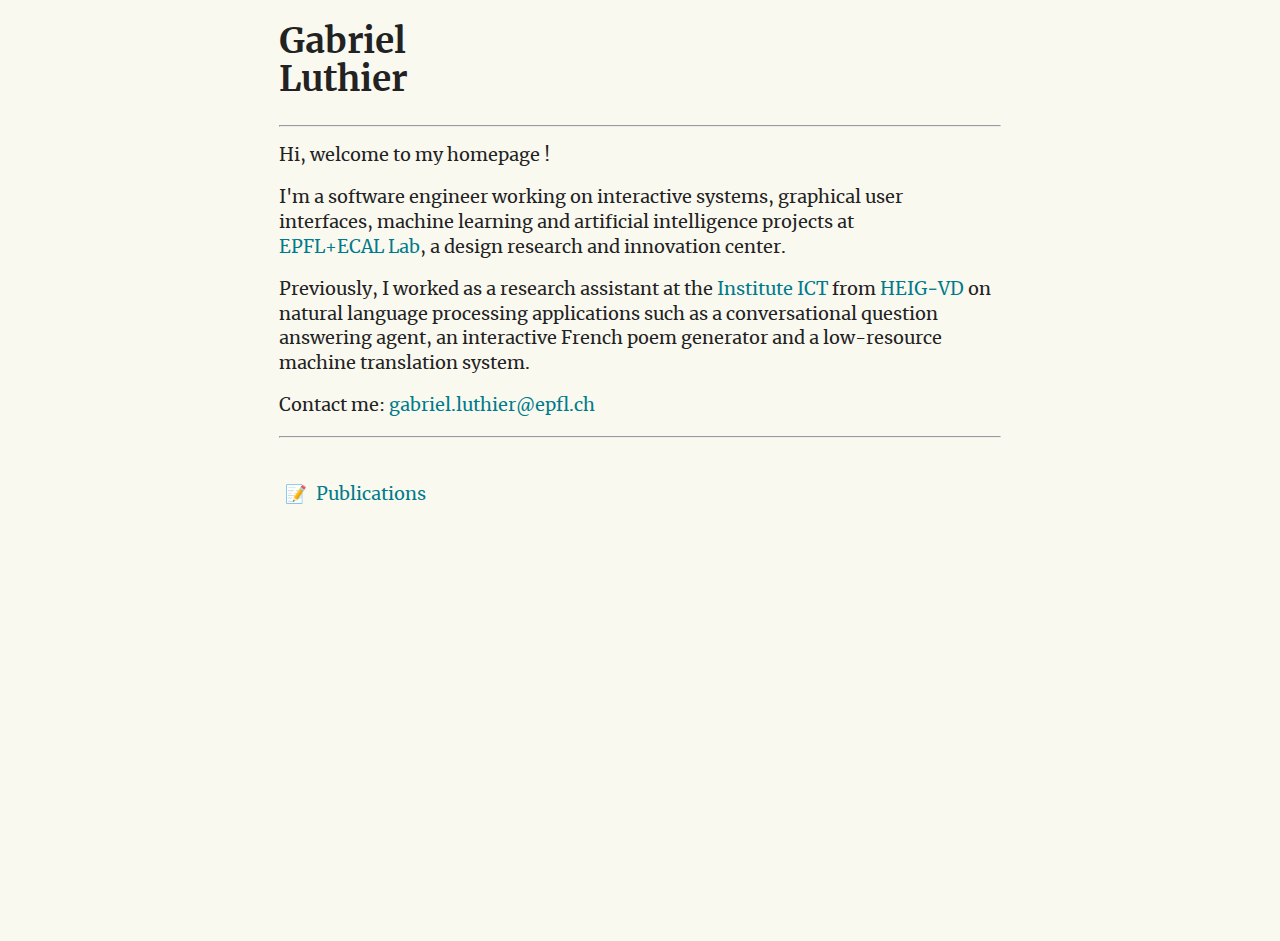
<file: index.html>
<!DOCTYPE html>
<html lang="en">

<head>
    <meta charset="UTF-8">
    <meta name="author" content="Gabriel Luthier">
    <meta name="description" content="Author's personal homepage">
    <meta name="viewport" content="width=device-width, initial-scale=1.0">

    <title>Gabriel Luthier - Homepage</title>
    <link rel="stylesheet" type="text/css" href="style.css" media="screen" />
</head>

<body>
    <div id="container">
        <header id="information">
            <h1>Gabriel<br>Luthier</h1>
            <hr>
            <p>
                Hi, welcome to my homepage&nbsp;!
            </p>
            <p>
                I'm a software engineer working on interactive systems, graphical user interfaces, machine learning and artificial intelligence projects at <a href="https://epfl-ecal-lab.ch/"><abbr title="École polytechnique fédérale de Lausanne">EPFL</abbr>+<abbr title="École cantonale d'art de Lausanne">ECAL</abbr>&nbsp;Lab</a>, a design research and innovation center.
            </p>
            <p>
                Previously, I worked as a research assistant at the <a href="http://iict.heig-vd.ch/"><abrr title="Institute for Information and Communication Technologies">Institute&nbsp;ICT</abrr></a> from <a href="https://heig-vd.ch/"><abrr title="Haute École d'Ingénierie et de Gestion du Canton de Vaud">HEIG&#8209;VD</abrr></a> on natural language processing applications such as a conversational question answering agent, an interactive French poem generator and a low-resource machine translation system.
            </p>
            <p>
                Contact me: <a href="mailto:gabriel.luthier@epfl.ch">gabriel.luthier@epfl.ch</a>
            </p>
            <hr>
        </header>

        <main>
            <nav>
                <table>
                    <tr>
                        <th>&#128221;</th>
                        <td><a href="./publications.html" title="My publications">Publications</a></td>
                    </tr>
                </table>
            </nav>

        </main>
    </div>
</body>

</html>
</file>
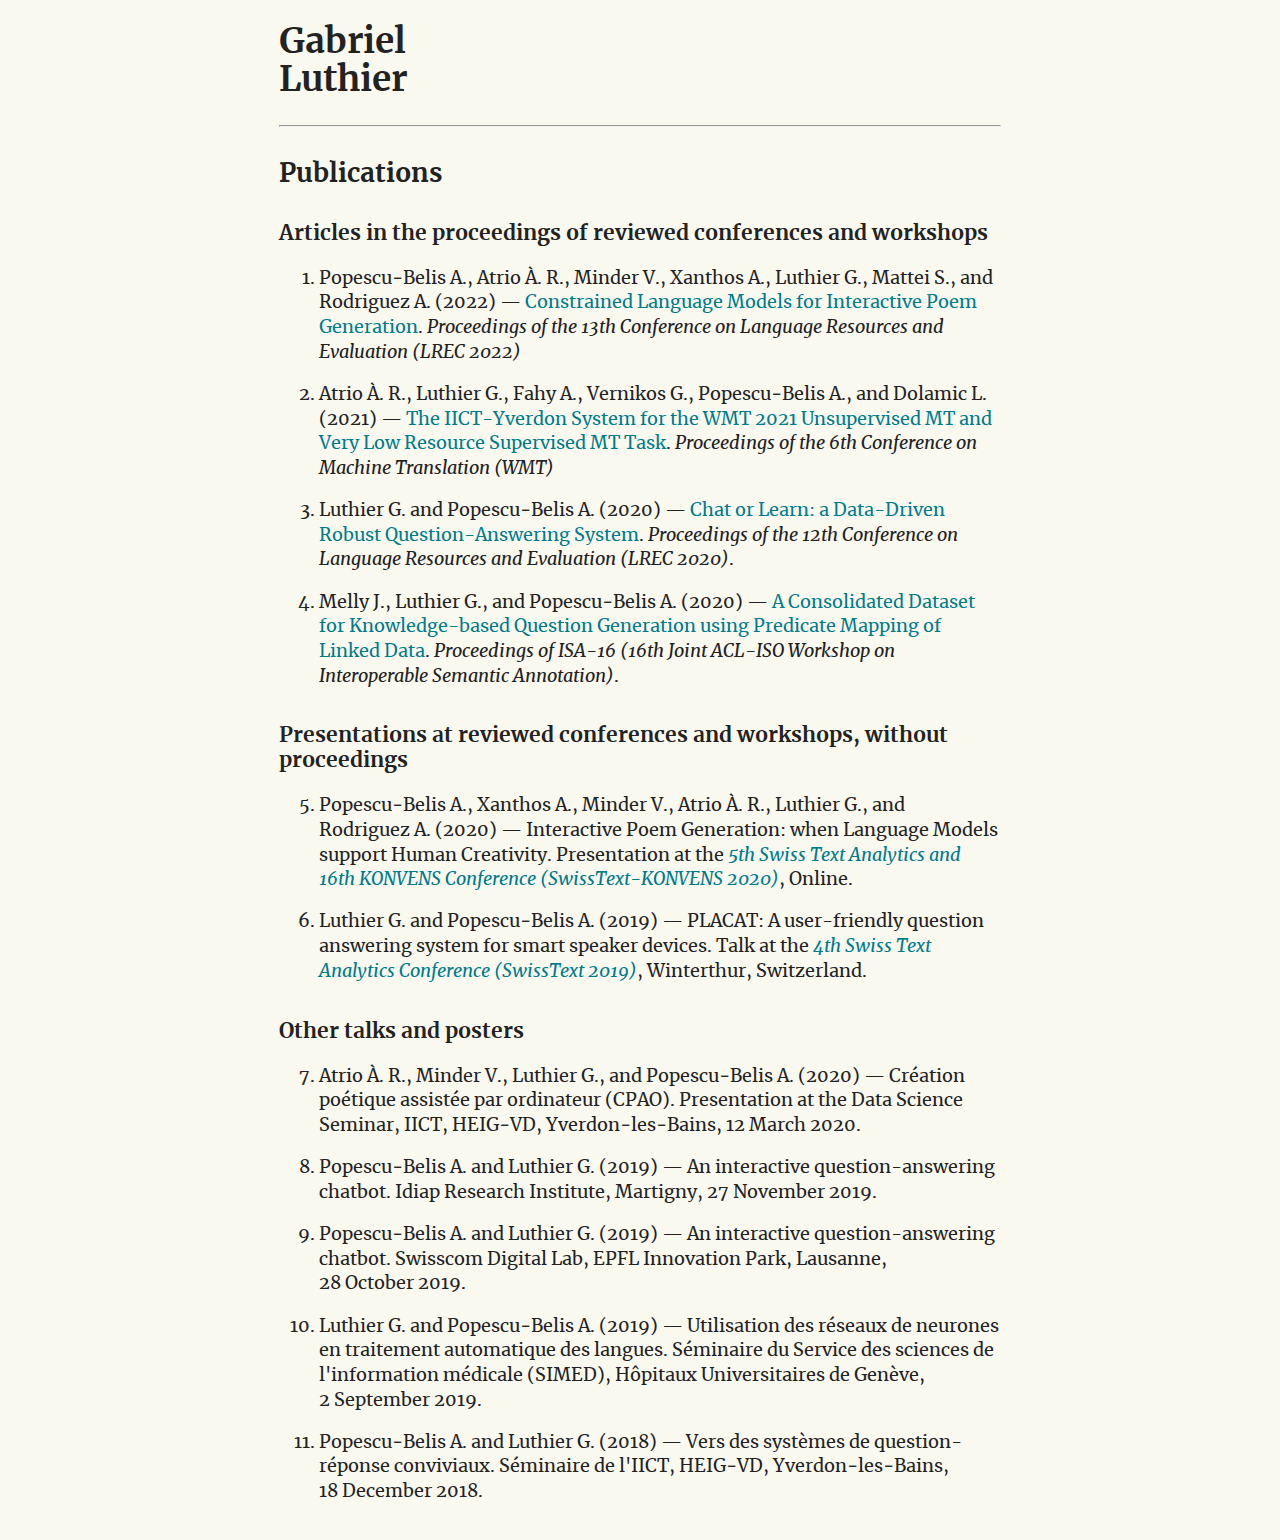
<file: publications.html>
<!DOCTYPE html>
<html lang="en">

<head>
    <meta charset="UTF-8">
    <meta name="author" content="Gabriel Luthier">
    <meta name="description" content="Author's publications list">
    <meta name="viewport" content="width=device-width, initial-scale=1.0">

    <title>Gabriel Luthier - Publications</title>
    <link rel="stylesheet" type="text/css" href="style.css" media="screen" />
</head>

<body>
    <div id="container">
        <header id="information">
            <h1><a class="internal-link" title="Homepage" href="./index.html">Gabriel<br>Luthier</a></h1>
            <hr>
        </header>

        <main>
            <article>
                <header>
                    <h2>Publications</h2>
                </header>

                <section>
                    <header>
                        <h3>Articles in the proceedings of reviewed conferences and workshops</h3>
                    </header>

                    <ol>
                        <li>Popescu&#8209;Belis&nbsp;A., Atrio&nbsp;À.&nbsp;R., Minder&nbsp;V., Xanthos&nbsp;A., Luthier&nbsp;G., Mattei&nbsp;S., and Rodriguez&nbsp;A. (2022) &mdash;
                            <a href="http://www.lrec-conf.org/proceedings/lrec2022/pdf/2022.lrec-1.377.pdf">Constrained Language Models for Interactive Poem Generation</a>.
                            <i>Proceedings of the 13th Conference on Language Resources and Evaluation (LREC 2022)</i>
                        </li>
                        <li>Atrio&nbsp;À.&nbsp;R., Luthier&nbsp;G., Fahy&nbsp;A., Vernikos&nbsp;G., Popescu&#8209;Belis&nbsp;A., and Dolamic&nbsp;L. (2021) &mdash;
                            <a href="http://www.statmt.org/wmt21/pdf/2021.wmt-1.103.pdf">The IICT-Yverdon System for the WMT 2021 Unsupervised MT and Very Low Resource Supervised MT Task</a>.
                            <i>Proceedings of the 6th Conference on Machine Translation (WMT)</i>
                        </li>
                        <li>Luthier&nbsp;G. and Popescu&#8209;Belis&nbsp;A. (2020) &mdash; <a href="http://www.lrec-conf.org/proceedings/lrec2020/pdf/2020.lrec-1.672.pdf">Chat or
                                Learn: a Data-Driven Robust Question-Answering System</a>. <i>Proceedings of the 12th Conference on Language Resources and Evaluation (LREC 2020)</i>.</li>
                        <li>Melly&nbsp;J., Luthier&nbsp;G., and Popescu&#8209;Belis&nbsp;A. (2020) &mdash; <a href="https://sigsem.uvt.nl/isa16/Melly-Luthier-PopescuBelis.pdf">A Consolidated Dataset
                                for Knowledge-based Question Generation using Predicate Mapping of Linked Data</a>.
                            <i>Proceedings of ISA-16 (16th Joint ACL-ISO Workshop on Interoperable Semantic
                                Annotation)</i>.
                        </li>
                    </ol>
                </section>

                <section>
                    <header>
                        <h3>Presentations at reviewed conferences and workshops, without proceedings</h3>
                    </header>

                    <ol start="5">
                        <li>Popescu&#8209;Belis&nbsp;A., Xanthos&nbsp;A., Minder&nbsp;V., Atrio&nbsp;À.&nbsp;R., Luthier&nbsp;G., and Rodriguez&nbsp;A. (2020) &mdash;
                            Interactive Poem Generation: when Language Models support Human Creativity. Presentation at
                            the <a href="https://swisstext-and-konvens-2020.org/"><i>5th Swiss Text Analytics and 16th
                                    KONVENS Conference (SwissText-KONVENS 2020)</i></a>, Online.</li>
                        <li>Luthier&nbsp;G. and Popescu&#8209;Belis&nbsp;A. (2019) &mdash; PLACAT: A user-friendly question answering system
                            for smart speaker devices. Talk at the <a href="https://www.swisstext.org/swisstext.org/2019/">
                                <i>4th Swiss Text Analytics Conference (SwissText 2019)</i></a>, Winterthur, Switzerland.</li>
                    </ol>
                </section>

                <section>
                    <h3>Other talks and posters</h3>

                    <ol start="7">
                        <li>Atrio&nbsp;À.&nbsp;R., Minder&nbsp;V., Luthier&nbsp;G., and Popescu&#8209;Belis A. (2020) &mdash; Création poétique assistée par
                            ordinateur (CPAO). Presentation at the Data Science Seminar, IICT, HEIG&#8209;VD,
                            Yverdon&#8209;les&#8209;Bains, 12&nbsp;March&nbsp;2020.
                        </li>
                        <li>Popescu&#8209;Belis&nbsp;A. and Luthier&nbsp;G. (2019) &mdash; An interactive question-answering chatbot.
                            Idiap Research Institute, Martigny, 27&nbsp;November&nbsp;2019.</li>
                        <li>Popescu&#8209;Belis&nbsp;A. and Luthier&nbsp;G. (2019) &mdash; An interactive question-answering chatbot.
                            Swisscom Digital Lab, EPFL Innovation Park, Lausanne, 28&nbsp;October&nbsp;2019.</li>
                        <li>Luthier&nbsp;G. and Popescu&#8209;Belis&nbsp;A. (2019) &mdash; Utilisation des réseaux de neurones en
                            traitement automatique des langues. Séminaire du Service des sciences de l'information médicale
                            (SIMED), Hôpitaux Universitaires de Genève, 2&nbsp;September&nbsp;2019.</li>
                        <li>Popescu&#8209;Belis&nbsp;A. and Luthier&nbsp;G. (2018) &mdash; Vers des systèmes de question-réponse conviviaux.
                            Séminaire de l'IICT, HEIG&#8209;VD, Yverdon&#8209;les&#8209;Bains, 18&nbsp;December&nbsp;2018.
                        </li>
                    </ol>
                </section>
            </article>
        </main>
    </div>
</body>

</html>
</file>
<file: style.css>
@font-face {
    font-family: 'Merriweather';
    font-weight: normal;
    font-style: normal;
    src:
        local('Merriweather'),
        local('Merriweather Regular'),
        local('Merriweather-Regular'),
        url('font/Merriweather-Regular.woff2') format('woff2'),
        url('font/Merriweather-Regular.woff') format('woff'),
        url('font/Merriweather-Regular.ttf') format('truetype');
    font-display: block;
}

@font-face {
    font-family: 'Merriweather';
    font-weight: normal;
    font-style: italic;
    src:
        local('Merriweather Italic'),
        local('Merriweather-Italic'),
        url('font/Merriweather-Italic.woff2') format('woff2'),
        url('font/Merriweather-Italic.woff') format('woff'),
        url('font/Merriweather-Italic.ttf') format('truetype');
    font-display: block;
}

@font-face {
    font-family: 'Merriweather';
    font-weight: bold;
    font-style: normal;
    src:
        local('Merriweather Bold'),
        local('Merriweather-Bold'),
        url('font/Merriweather-Bold.woff2') format('woff2'),
        url('font/Merriweather-Bold.woff') format('woff'),
        url('font/Merriweather-Bold.ttf') format('truetype');
    font-display: block;
}

@font-face {
    font-family: 'Merriweather';
    font-weight: bold;
    font-style: italic;
    src:
        local('Merriweather BoldItalic'),
        local('Merriweather-BoldItalic'),
        url('font/Merriweather-BoldItalic.woff2') format('woff2'),
        url('font/Merriweather-BoldItalic.woff') format('woff'),
        url('font/Merriweather-BoldItalic.ttf') format('truetype');
    font-display: block;
}

body {
    font-family: 'Merriweather', Helvetica, sans-serif;
    font-size: 1.1em;
    line-height: 1.4em;
    color: #222;
    background-color: #faf9f0;
}

#container {
    width: 41em;
    min-height: 100vh;
    max-width: 98%;
    margin: 1em auto;
}

h1 {
    line-height: 1.1em;
}

a {
    text-decoration: none;
    color: #007b8b;
}

a:hover {
    text-decoration: underline;
}

.internal-link {
    text-decoration: none;
    color: #222;
}

.internal-link:visited {
    color: #222;
}

li {
    margin: 1em 0;
}

#information {
    margin-bottom: 2em;
}

article>header {
    margin-bottom: 2em;
}

section {
    margin-bottom: 2em;
}

th,
td {
    padding: 0.4em 0.2em;
}

abbr {
    text-decoration: none;
  }
</file>
